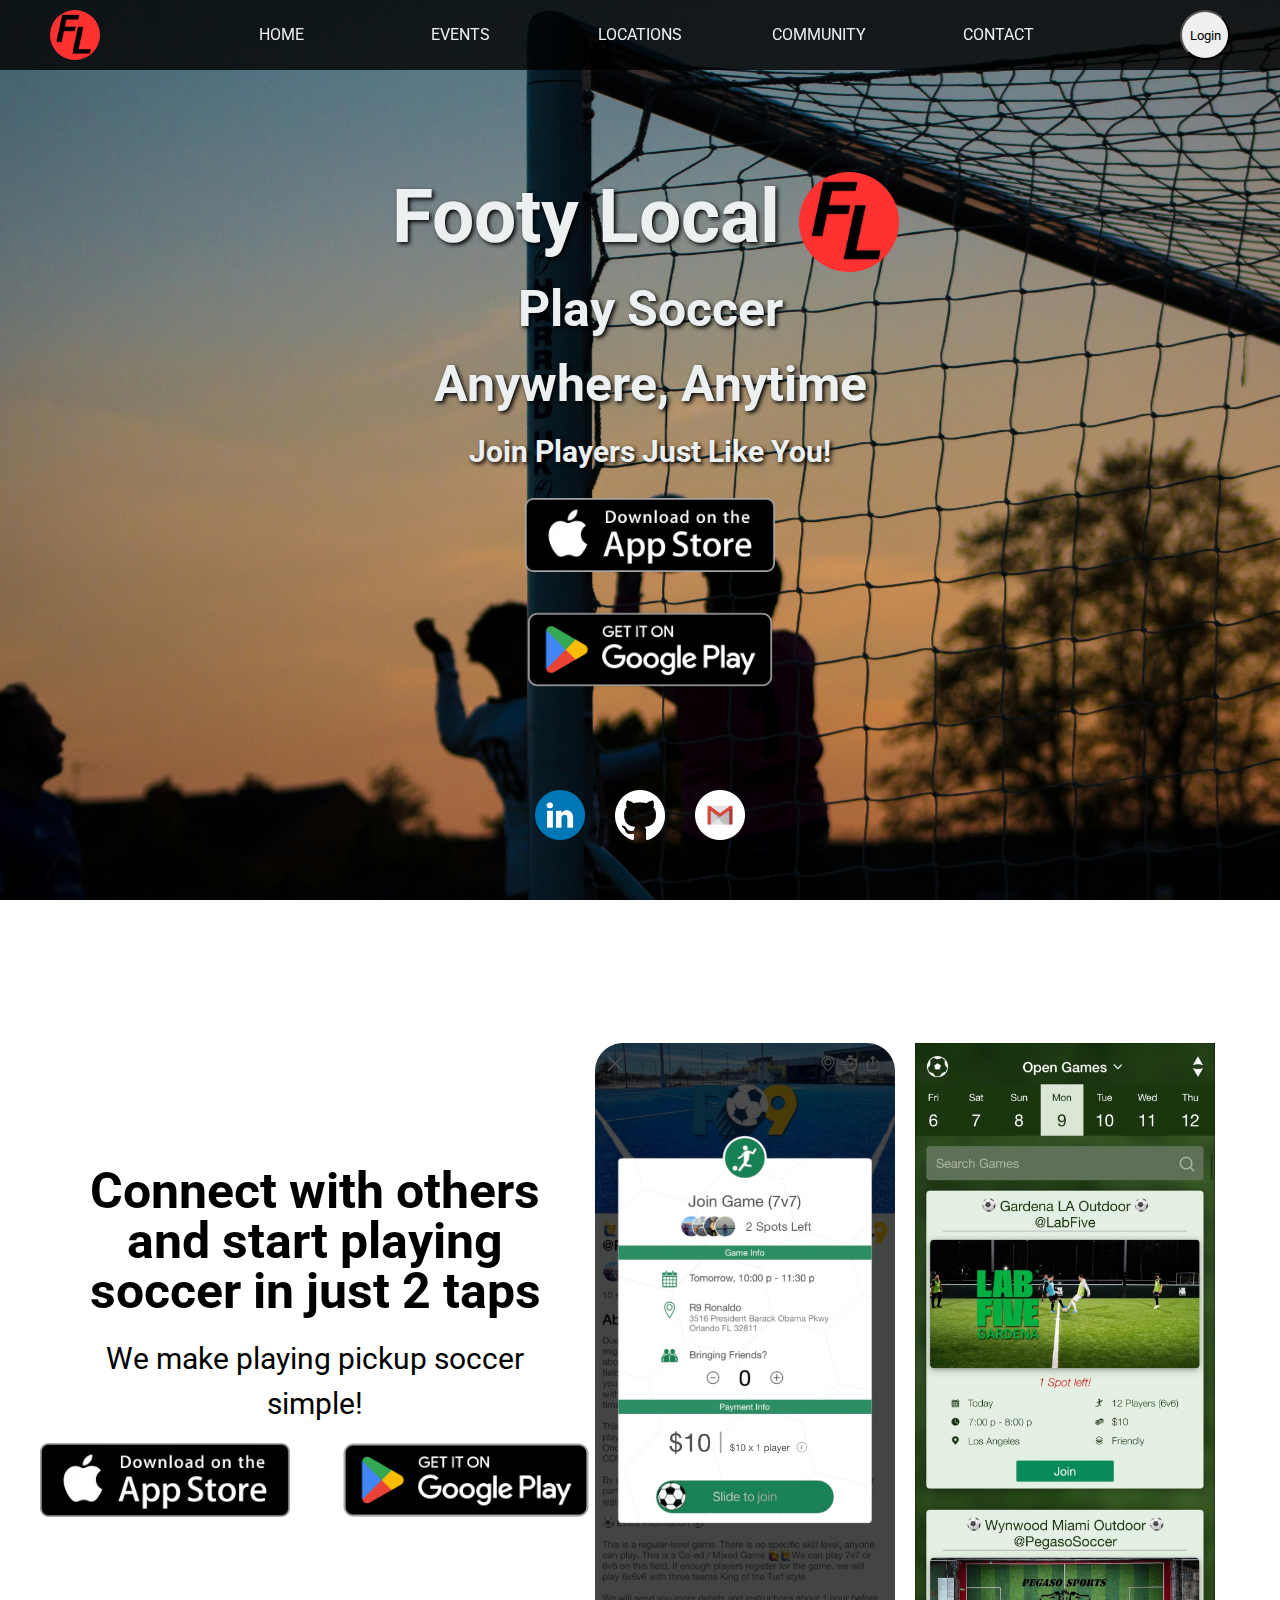
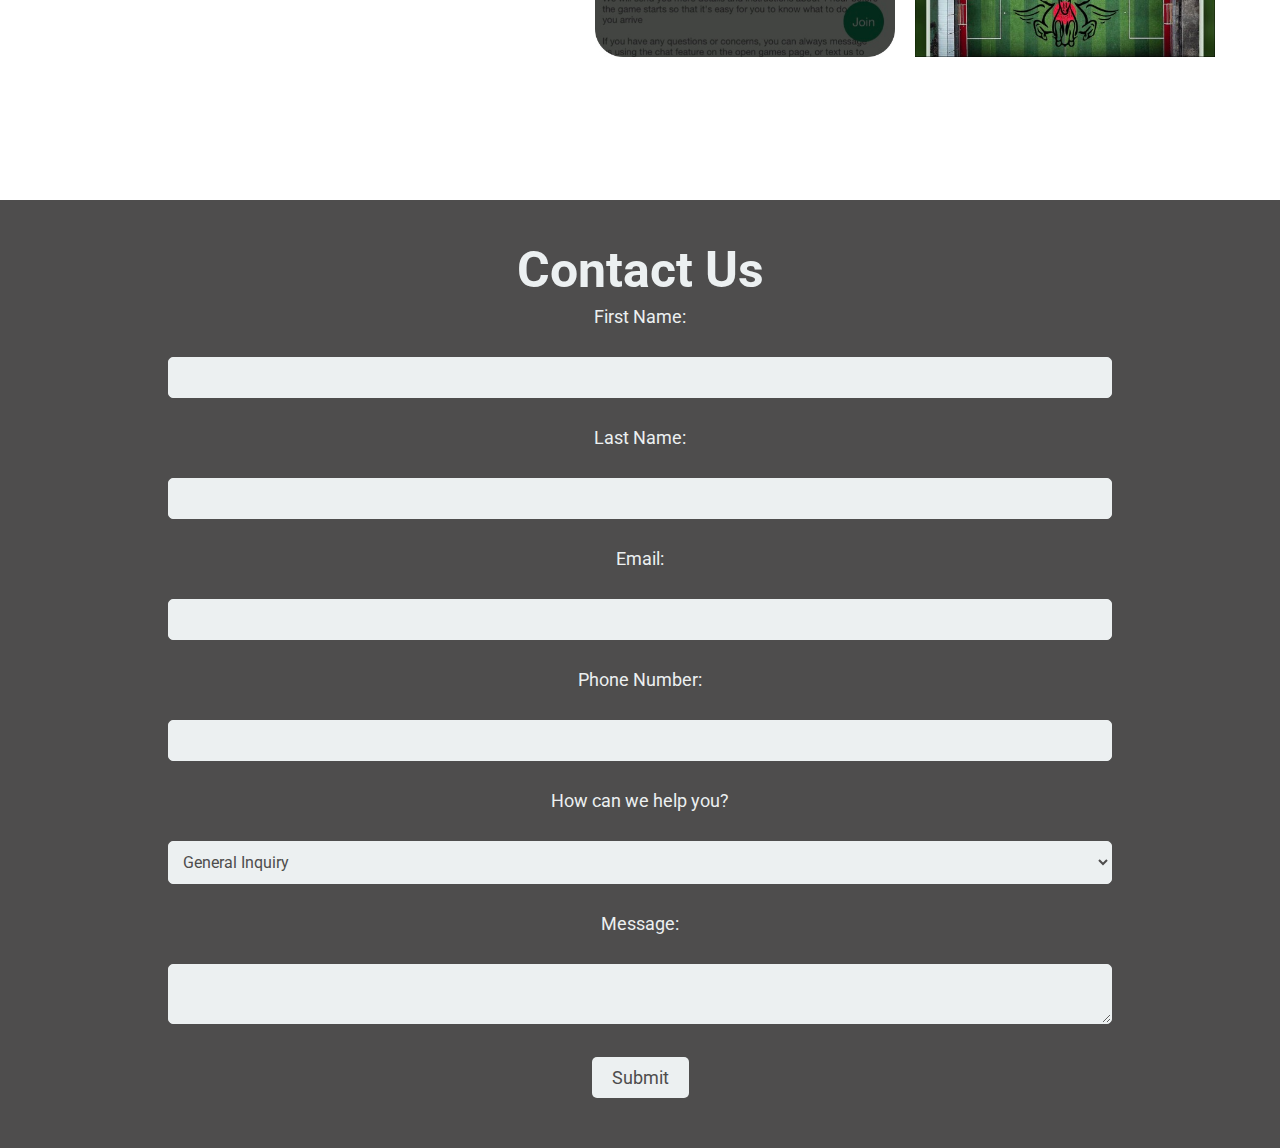
<file: index.html>
<!DOCTYPE html>
<html>
<head>
    <link href="https://fonts.googleapis.com/css2?family=Roboto:wght@700&display=swap" rel="stylesheet">
    <title>Footy Local</title>
    <link rel="stylesheet" href="style.css">
</head>
<body>
<!-- Header -->
<header>
    <!-- Navigation bar -->
    <nav>
        <img src="Images/FootyLocal.jpeg" alt="Website Logo" id="logo">
        <div class="nav-links">
            <a href="index.html">Home</a>
            <a href="events.html">Events</a>
            <a href="locations.html">Locations</a>
            <a href="community.html">Community</a>
            <a href="index.html#page3">Contact</a>        </div>
        <button id="login">Login</button>
    </nav>
</header>
<!-- Main content -->
<main>
    <section id="page1">
        <div class="container">
            <div class="row">
                <div class="post">
                    <h1 class="footy-local">Footy Local
                        <img src="Images/FootyLocal.jpeg" alt="Website Logo" id="logodos">
                    </h1>
                    <h1>Play Soccer <br>Anywhere, Anytime</h1>
                    <h1 class="page-text">Join Players Just Like You!</h1>
                    <div class="apple-container">
                        <img src="Images/appstore.jpeg" alt="appstore logo" class="apple-logo">
                    </div>
                    <div class="google-container">
                        <img src="Images/google-play-badge.png" alt="googleplay logo" class="google-logo">
                    </div>
                </div>
            </div>
        </div>
        <!-- Footer  lol -->
        <div class="footer-div">
            <a href="https://www.linkedin.com/in/kevyn-lopez-381a8722a/">
                <img src="Images/LinkedIN.png" alt="LinkedIn Icon">
            </a>
            <a href="https://github.com/1e1ouch">
                <img src="Images/Github.png" alt="Github Icon">
            </a>
            <a href="mailto:lopezkevyn18@gmail.com">
                <img src="Images/Gmail.png" alt="Gmail Icon">
            </a>
        </div>
    </section>
    <section id="page2">
        <div class="text-content">
            <h1>Connect with others and start playing soccer in just 2 taps</h1>
            <p> We make playing pickup soccer simple! </p>
            <div class="app-store-icons">
                <img src="Images/appstore.jpeg" alt="Apple App Store Icon" class="apple-logo">
                <img src="Images/google-play-badge.png" alt="Google Play Store Icon" class="google-logo">
            </div>
        </div>
        <div class="image-content">
            <img src="Images/app1.jpeg" alt="Your Image"> <!-- Add your image here -->
            <img src="Images/app2.jpeg" alt="Your Second Image"> <!-- Add your second image here -->
        </div>
    </section>
    <section id="page3">
        <!-- Content for page 3 -->
        <h1>Contact Us</h1>
        <form action="submit_form.php" method="post">
            <label for="firstname">First Name:</label><br>
            <input type="text" id="firstname" name="firstname"><br>
            <label for="lastname">Last Name:</label><br>
            <input type="text" id="lastname" name="lastname"><br>
            <label for="email">Email:</label><br>
            <input type="email" id="email" name="email"><br>
            <label for="phone">Phone Number:</label><br>
            <input type="tel" id="phone" name="phone"><br>
            <label for="help">How can we help you?</label><br>
            <select id="help" name="help">
                <option value="general">General Inquiry</option>
                <option value="support">Support</option>
                <option value="feedback">Feedback</option>
                <!-- Add more options as needed -->
            </select><br>
            <label for="message">Message:</label><br>
            <textarea id="message" name="message"></textarea><br>
            <input type="submit" value="Submit">
        </form>
    </section>
</main>
<script>
    let imageIndex = 1;

    function changeBackgroundImage() {
        const page1 = document.getElementById('page1');
        page1.className = 'image' + imageIndex;
        imageIndex++;
        if (imageIndex > 2) {
            imageIndex = 1;
        }
    }

    // Change the background image every 10 seconds
    setInterval(changeBackgroundImage, 4000);
</script>
</body>
</html>
</file>
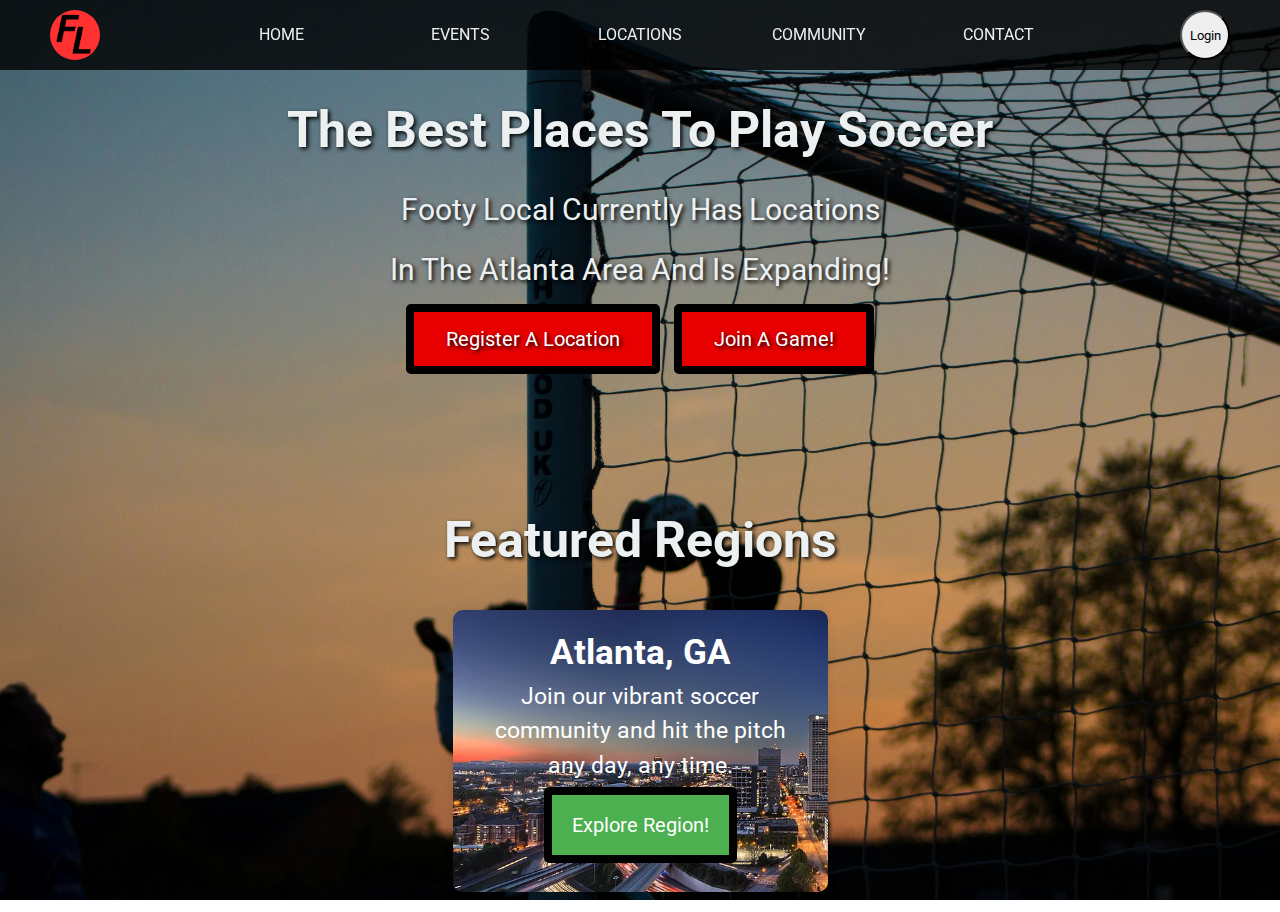
<file: locations.html>
<!DOCTYPE html>
<html>
<head>
    <link href="https://fonts.googleapis.com/css2?family=Roboto:wght@700&display=swap" rel="stylesheet">
    <title>Footy Local - Locations</title>
    <link rel="stylesheet" href="style.css">
</head>
<body id="locations-page">
<!-- Header -->
<header>
    <!-- Navigation bar -->
    <nav>
        <img src="Images/FootyLocal.jpeg" alt="Website Logo" id="logo">
        <div class="nav-links">
            <a href="index.html">Home</a>
            <a href="events.html">Events</a>
            <a href="locations.html">Locations</a>
            <a href="community.html">Community</a>
            <a href="index.html#page3">Contact</a>        </div>
        <button id="login">Login</button>
    </nav>
    <div>
        <h1>The Best Places To Play Soccer</h1>
        <div class="button-container">
            <p>Footy Local Currently Has Locations In The Atlanta Area And Is Expanding!</p>
            <div class="button-group">
                <button class="location-button">Register A Location</button>
                <button class="location-button">Join A Game!</button>
            </div>
        </div>
        <h1>Featured Regions</h1>
        <div class="region-box">
            <h2>Atlanta, GA</h2>
            <p2 class="region-description">Join our vibrant soccer community and hit the pitch any day, any time.</p2>
            <button class="explore-button">Explore Region!</button>
        </div>
        <!-- Add more region boxes here -->
    </div>
</header>
<!-- Rest of the page content goes here -->
</body>
</html>
</file>
<file: style.css>
/* Existing CSS */

/* ... */

/* Media queries for responsiveness */

@media screen and (max-width: 1200px) {
    /* Adjust styles for screens smaller than 1200px */
    .nav-links a {
        font-size: 14px;
    }
    h1 {
        font-size: 40px;
    }
    .page-text {
        font-size: 25px;
    }
}

@media screen and (max-width: 800px) {
    /* Adjust styles for screens smaller than 800px */
    .nav-links a {
        font-size: 12px;
    }
    h1 {
        font-size: 30px;
    }
    .page-text {
        font-size: 20px;
    }
}

@media screen and (max-width: 500px) {
    /* Adjust styles for screens smaller than 500px */
    .nav-links a {
        font-size: 10px;
    }
    h1 {
        font-size: 20px;
    }
    .page-text {
        font-size: 15px;
    }
}



/* Define the keyframes for the animation */
@keyframes background-switch {
    0% {
        background-image: url('Images/futbackground.jpg');
    }
    33% {
        background-image: url('Images/footybackground.jpeg');
    }
    66% {
        background-image: url('Images/atl.jpeg');
    }
    100% {
        background-image: url('Images/footybackground.jpeg');
    }
}
#page1.image1 {
    background-image: url('Images/futbackground.jpg');
}


#page1.image2 {
    background-image: url('Images/atl.jpeg');
}

#page1 {
    transition: background-image 1s ease-in-out;
}


/* Reset margin and padding for all elements */
html, body {
    margin: 0;
    padding: 0;
}
* {
    margin: 0;
    padding: 0;
    box-sizing: border-box; /* Include padding and border in element's total width and height */
}
html {
    scroll-behavior: smooth;
}
section {
    min-height: 100vh; /* Make the section take up the full viewport height */
    padding: 50px; /* Add some padding to create space around the content */
    box-sizing: border-box; /* Include padding and border in element's total width and height */
}

/* Use different background colors for different sections */
#page1 {
    height: 100vh; /* Make the section take up the full viewport height */
    background: url('Images/futbackground.jpg') no-repeat center center fixed;
    background-size: cover;

}


/* Style for header */
header {
    position: relative; /* Add this line */
    display: flex;
    flex-direction: column;
    align-items: center;
    text-align: center;
    padding: 0;
    font-family: 'Roboto', sans-serif;

}

/*NAVIGATION BAR STYLE STARTS HERE*/

/* Style for navigation bar */
nav {
    margin: 0px auto 0;
    position: fixed; /* Make the navigation bar fixed */
    width: 100%;
    height: 70px;
    background-color: rgba(0, 0, 0, 0.8); /* Black with 70% opacity */
    display: flex;
    justify-content: space-between; /* Distribute the remaining space evenly between the flex items */
    align-items: center; /* Align the items vertically in the center */
    color: #ecf0f1; /* Same as the body */
    font-family: 'Roboto', sans-serif;    font-size: 15px;
    z-index: 1; /* Add this line */
}

/* Style for logo */
#logo {
    position: absolute;
    top: 10px; /* Adjust this value as needed */
    left: 50px; /* Adjust this value as needed */
    width: 50px;
    height: 50px;
    object-fit: cover; /* Ensure the logo image maintains its aspect ratio */
    border-radius: 50%; /* Make the logo image circular */
    z-index: 2; /* Add this line */
}


/* Style for navigation links */
.nav-links {
    display: flex;
    justify-content: center; /* Center the navigation links horizontally */
    width: 100%; /* Take up the full width of its parent */
    position: relative;
    align-self: center;
    padding: 0 15%; /* Add padding to left and right to avoid overlap with logo and login button */

}

/* Style for login button */
#login {
    position: absolute;
    top: 10px; /* Adjust this value as needed */
    right: 50px; /* Adjust this value as needed */
    width: 50px;
    height: 50px;
    object-fit: cover;
    border-radius: 50%;
    font-family: 'Roboto', sans-serif;
    z-index: 2; /* Add this line */
}

/* Style for navigation links */
nav a {
    line-height: 50px;
    height: 100%;
    font-size: 16px;
    display: inline-block;
    position: relative;
    z-index: 1;
    text-decoration: none;
    text-transform: uppercase;
    text-align: center;
    color: #ecf0f1;
    cursor: pointer;
    width: 20%;
    font-family: 'Roboto', sans-serif;
}
nav a:hover {
    color: #ffffff; /* Change the text color when hovered */
    background-color: #4e4d4d; /* Change the background color when hovered */
}

/* Style for animation in navigation links */


/*NAVIGATION BAR STYLE ENDS HERE*/


/* Style for body */
body {
    margin: 0;
    padding: 0;
    text-align: center;
    line-height: 0.8; /* Decrease this value to bring lines closer together */
}

/* Style for container */
.container {
    display: grid;
    place-items: center;
    min-height: 80vh;
    text-align: center;
}

.post {
    display: flex;
    flex-direction: column;
    justify-content: space-between; /* Distribute space evenly between the children */
    align-items: center; /* Align items to the left */
    text-align: center; /* Align text to the left */
    font-family: 'Roboto', sans-serif;
    text-shadow: 2px 2px 4px #000000;
    color: #ecf0f1; /* Same as the body */
    line-height: 1.5; /* Decrease this value to bring lines closer together */
    margin-top: 50px; /* Add some top margin to push down the content */

}

/* Style for footy-local */
.footy-local {
    align-items: center; /* Centers the content vertically */
    gap: 15px; /* Adds a gap between the text and the image */
    font-size: 75px; /* Same as the body */
    color: #ecf0f1; /* Same as the body */
    font-family: 'Roboto', sans-serif;
    text-align: right;
}

/* Style for h1 */
h1 {
    text-align: center;
    font-size: 50px;
    color: #ecf0f1; /* Same as the body */
    font-family: 'Roboto', sans-serif;
}

/* Style for page-text */
.page-text {
    font-size: 30px; /* Same as the body */
    color: #ecf0f1; /* Same as the body */
    font-family: 'Roboto', sans-serif;
    text-align: center;
    line-height: 2; /* Decrease this value to bring lines closer together */
}

/* Style for logodos */
#logodos {
    width: 100px; /* Same as the #logo */
    height: 100px; /* Same as the #logo */
    object-fit: cover; /* Ensure the logo image maintains its aspect ratio */
    border-radius: 50%; /* Make the logo image circular, same as the #logo */
    display: inline-block;
    position: relative;
    margin-right: 10px; /* Add some space between the logo and the text */
    vertical-align: middle; /* Align the logo vertically with the text */
}

/* Style for apple-logo */
.apple-logo {
    width: 250px; /* Adjust this value as needed */
    height: auto;
    object-fit: contain;
    margin: 16px;
    align-items: center;
    text-align: center;
}

/* Style for google-logo */
.google-logo {
    width: 280px; /* Adjust this value as needed */
    height: auto;
    object-fit: contain;
    margin: 0px;
    align-items: center;
    text-align: center;
}



/* Style for footer */
/* Style for footer */
/* Style for footer-div */
.footer-div {
    width: 100%; /* Make the footer span the full width of the page */
    text-align: center;
    display: flex; /* Use flexbox to center the content */
    justify-content: center; /* Center the content horizontally */
    align-items: center; /* Center the content vertically */
    word-spacing: 30px;
    padding: 20px;
    font-family: Helvetica;
}

/* Style for images in footer-div */
.footer-div img {
    width: 50px;
    height: 50px;
    margin: 0 15px; /* Add horizontal margins */
}

/* Style for links in footer-div */
.footer-div a {
    text-decoration: none;
}

/* Style for Page 2 */
#page2 {
    display: flex;
    flex-direction: row;
    justify-content: space-between;
    align-items: center;
    text-align: left;
    gap: 20px;
    padding: 50px;
    box-sizing: border-box;
    font-family: 'Roboto', sans-serif;
    color: #000000;
    background: #ffffff;
    background-size: cover;

}
body {
    margin: 0;
    padding: 0;
    text-align: center;
    line-height: 0.8;
}

.container {
    width: 1200px; /* Set a fixed width for the main container */
    margin: 0 auto; /* Center the container */
}

/* Media queries for responsiveness */
@media screen and (max-width: 1200px) {
    .container {
        width: 100%; /* Make the container take up the full width of the screen */
    }
}
.text-content {
    flex: 1;
    text-align: left;
    line-height: 1.5; /* Adjust this value as needed */
    max-width: 500px; /* Adjust this value as needed */
    margin: auto;
    align-items: center;
    color: #000000;

}

.image-content {
    display: flex;
    flex: 1;
    justify-content: flex-end;
    gap: 20px;
    align-items: center;
    max-width: 600px; /* Adjust this value as needed */
    margin: auto;
}

.image-content img {
    width: 50%; /* Adjust as needed */
    height: auto;
}

#page2 .text-content p {
    margin-top: 20px; /* Adjust this value as needed */
}

#page2 h1, #page2 h2 {
    text-align: center;
    color: #000000;
    line-height: 1; /* Adjust this value as needed */
}

#page2 p {
    text-align: center;
    font-size: 30px;
}

.app-store-icons {
    display: flex;
    justify-content: center; /* Center the icons horizontally */
    gap: 20px;
}

.apple-logo {
    width: 250px;
    height: auto;
}
.google-logo {
    width: 280px;
    height: auto;
}

/* Style for Contact Us page (Page 3) */
/* Style for form in the contact page */
#page3 {
    background-color: #4e4d4d; /* Black background */
    color: #ecf0f1; /* White text */
    font-family: 'Roboto', sans-serif; /* Roboto font */
}

#page3 form {
    display: flex;
    flex-direction: column;
    align-items: center;
    gap: 10px;
    margin-top: 20px;
}

#page3 form label {
    font-size: 18px;
    color: #ecf0f1;
    font-family: 'Roboto', sans-serif;
}

#page3 form input[type="text"],
#page3 form input[type="email"],
#page3 form input[type="tel"],
#page3 form select,
#page3 form textarea {
    width: 80%;
    padding: 10px;
    font-size: 16px;
    border-radius: 5px;
    border: 1px solid #ecf0f1;
    background-color: #ecf0f1; /* White background */
    color: #4e4d4d; /* Black text */
    font-family: 'Roboto', sans-serif; /* Roboto font */

}

#page3 form input[type="submit"] {
    background-color: #ecf0f1; /* White background */
    color: #4e4d4d; /* Black text */
    font-family: 'Roboto', sans-serif; /* Roboto font */
    padding: 10px 20px;
    border: none;
    border-radius: 5px;
    cursor: pointer;
    font-size: 18px;
}

#page3 form input[type="submit"]:hover {
    background-color: #4e4d4d; /* Black background */
    color: #ecf0f1; /* White text */
}

/* Style for the Location Page */

#locations-page header div h1{
    padding-top: 80px;
    text-shadow: 2px 2px 4px #000000;

}

#locations-page {
    background: url('Images/futbackground.jpg') no-repeat center center fixed;
    background-size: cover;
    font-family: 'Roboto', sans-serif;
    color: #ecf0f1; /* White text */
}
#locations-page header div h1,
#locations-page header div p {
    line-height: 2; /* Adjust this value as needed */
    text-shadow: 2px 2px 4px #000000;
}

#locations-page header div p {
    font-size: 30px;
    max-width: 500px; /* Adjust this value as needed */
    margin: auto;
    align-items: center;
}

.location-button {
    background-color: #e80000;
    color: #ffffff;
    border: 8px solid #000000;
    padding: 15px 32px;
    text-align: center;
    text-decoration: none;
    display: inline-block;
    align-items: center;
    justify-content: space-between;

    font-size: 20px;
    margin: 4px 2px;
    cursor: pointer;
    text-shadow: 2px 2px 4px #000000;
    font-family: 'Roboto', sans-serif;
    border-radius: 5px; /* Add some border radius to make the buttons look cleaner */
}
.location-button:hover {
    background-color: #ff0000; /* Change the background color on hover */
    color: #ffffff; /* Change the text color on hover */
}

.button-container {
    display: flex;
    flex-direction: column;
    justify-content: space-between;
    align-items: center;
    height: 20vh; /* Adjust this value as needed */
    margin-bottom: 50px; /* Adjust this value as needed */
}

.button-group {
    display: flex;
    justify-content: center;
    gap: 10px;
    height: 20vh;
    margin-bottom: 50px; /* This line adds space below the buttons */
}

.region-box {
    width: 375px; /* Adjust as needed */
    padding: 25px; /* Adjust as needed */
    background-color: #f8f8f8; /* Light gray background */
    border-radius: 10px; /* Rounded corners */
    box-shadow: 0px 0px 10px rgba(0, 0, 0, 0.1); /* Small shadow for a "lifted" effect */
    margin: 20px auto; /* Center the box and add some margin at the top and bottom */
    text-align: center; /* Center the text */
    font-family: 'Roboto', sans-serif;
    color: white; /* Black text */
    font-size: 23px;
    line-height: 1.5; /* Adjust this value as needed */
    background-image: url(Images/atl.jpeg); /* Add your image path here */
    background-size: cover; /* This will make sure the image covers the whole region box */
    background-repeat: no-repeat; /* This will prevent the image from repeating */
}
.region-box p1{
    font-family: 'Roboto', sans-serif;
    color: white; /* Black text */
    line-height: 2; /* Adjust this value as needed */
    font-size: 15px;

}

.region-box h2 {
    margin-bottom: 10px; /* Add some space below the title */
    font-family: 'Roboto', sans-serif;
    line-height: 1; /* Adjust this value as needed */

}

.region-box .region-description {
    margin: 20px 0; /* Add some space above and below the description */
    font-family: 'Roboto', sans-serif;
    line-height: 1; /* Adjust this value as needed */

}

.region-box .explore-button {
    background-color: #4CAF50; /* Green background */
    color: white; /* White text */
    font-family: 'Roboto', sans-serif;
    border: 8px solid #000000; /* Add a 2px solid black border */
    padding: 10px 20px; /* Add some padding */
    text-align: center; /* Center the text */
    text-decoration: none; /* Remove underline */
    display: inline-block; /* Necessary for adding padding */
    font-size: 20px; /* Adjust as needed */
    margin: 4px 2px; /* Add some margin */
    cursor: pointer; /* Change cursor to pointer when hovering over the button */
    border-radius: 5px; /* Rounded corners */
    line-height: 2; /* Adjust this value as needed */

}
.explore-button:hover {
    background-color: #45a049; /* Change the background color on hover */
    color: #ffffff; /* Change the text color on hover */
}

/* Style for Events Page */

#events-page header div h1{
    padding-top: 80px;
    text-shadow: 2px 2px 4px #000000;

}

#events-page {
    background: url('Images/futbackground.jpg') no-repeat center center fixed;
    background-size: cover;
    font-family: 'Roboto', sans-serif;
    color: #ecf0f1; /* White text */
}
#events-page header div h1,
#events-page header div p {
    line-height: 2; /* Adjust this value as needed */
    text-shadow: 2px 2px 4px #000000;
}

/* Style for the Community Page */

#community-page header div h1{
    padding-top: 80px;
    text-shadow: 2px 2px 4px #000000;

}

#community-page {
    background: url('Images/futbackground.jpg') no-repeat center center fixed;
    background-size: cover;
    font-family: 'Roboto', sans-serif;
    color: #ecf0f1; /* White text */
}
#community-page header div h1,
#community-page header div p {
    line-height: 2; /* Adjust this value as needed */
    text-shadow: 2px 2px 4px #000000;
}
</file>
